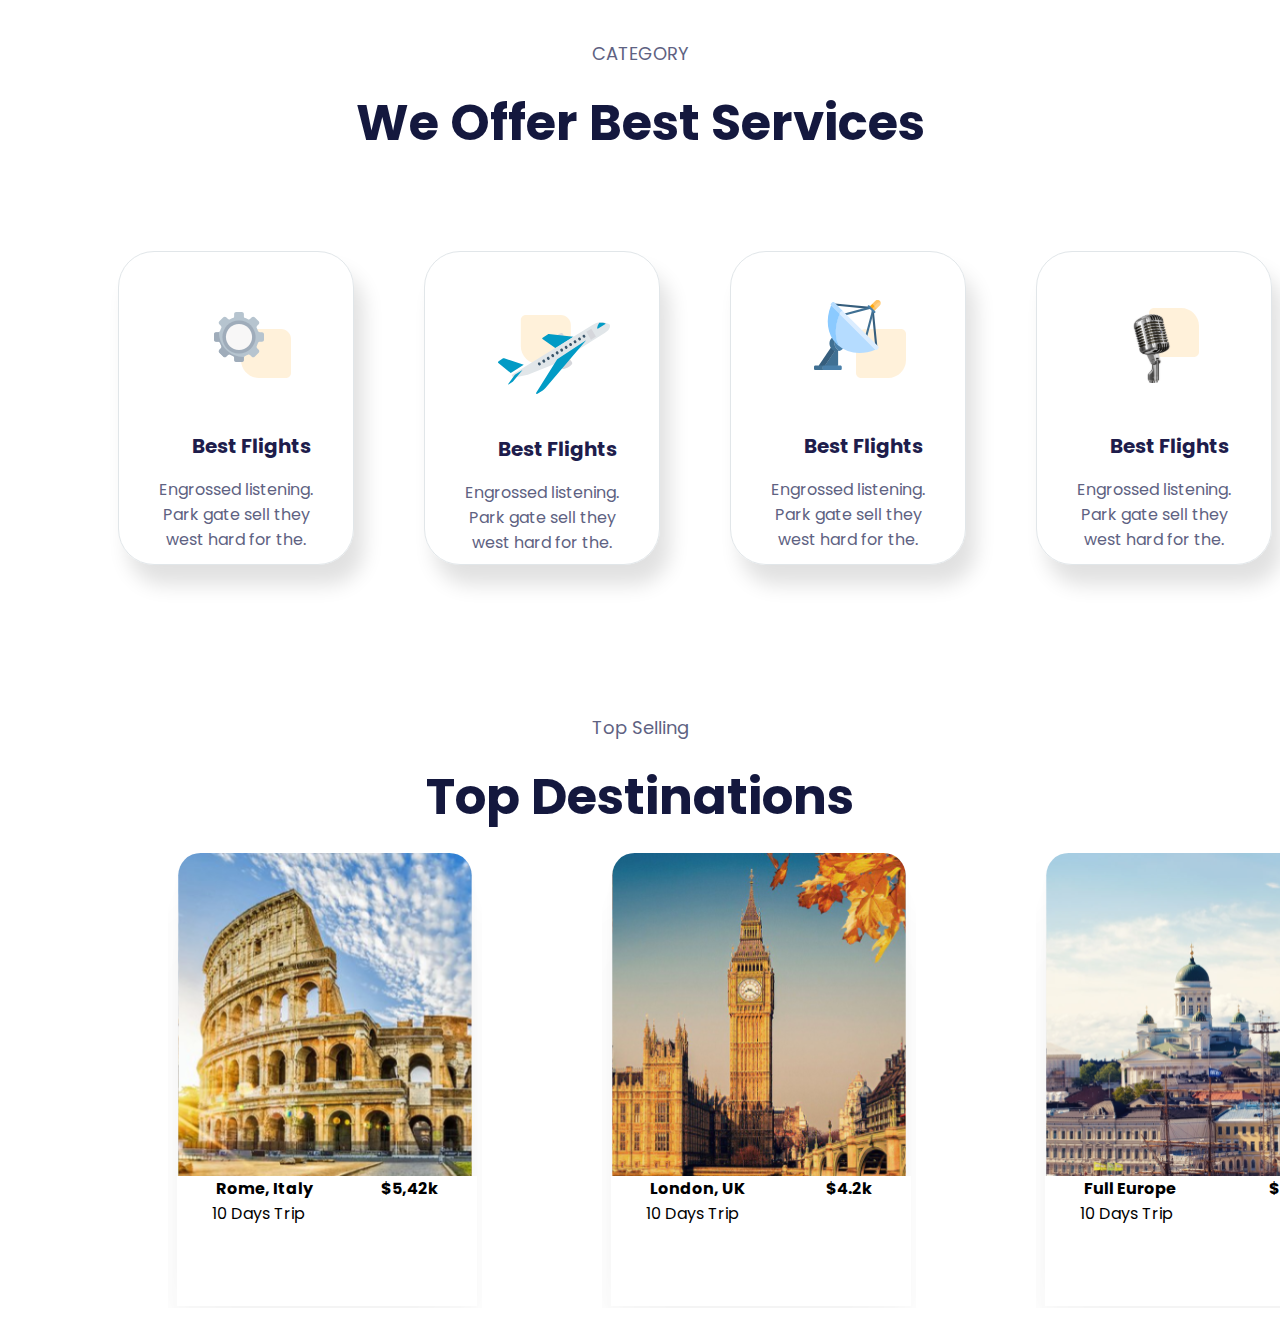
<file: index.html>
<!DOCTYPE html>
<html lang="en">
<head>
    <meta charset="UTF-8">
    <meta name="viewport" content="width=device-width, initial-scale=1.0">
    <title>Document</title>
    <link rel="preconnect" href="https://fonts.googleapis.com">
    <link rel="preconnect" href="https://fonts.gstatic.com" crossorigin>
    <link href="https://fonts.googleapis.com/css2?family=Poppins:ital,wght@0,100;0,200;0,300;0,400;0,500;0,600;0,700;0,800;0,900;1,100;1,200;1,300;1,400;1,500;1,600;1,700;1,800;1,900&display=swap" rel="stylesheet">
    <link rel="stylesheet" href="https://cdnjs.cloudflare.com/ajax/libs/font-awesome/6.6.0/css/all.min.css" integrity="sha512-Kc323vGBEqzTmouAECnVceyQqyqdsSiqLQISBL29aUW4U/M7pSPA/gEUZQqv1cwx4OnYxTxve5UMg5GT6L4JJg==" crossorigin="anonymous" referrerpolicy="no-referrer" />
    <link rel="stylesheet" href="./styles/main.css">
</head>
<body>
    <div class="title">
        <p class="first-title">CATEGORY</p>
        <h2 class="second-title">We Offer Best Services</h2>
    </div>
    <ul class="wrapper">
        <li class="card">
            <img src="../images/Group 1.svg" alt="" class="card-image-first"><br>
            <strong class="card-title-one">Best Flights</strong>
            <p class="card-information">Engrossed listening. <br> Park gate sell they <br> west hard for the.</p>
        </li>
        <li class="card">
            <img src="../images/Group 2.svg" alt="" class="card-image-second"><br>
            <strong class="card-title-one">Best Flights</strong>
            <p class="card-information">Engrossed listening. <br> Park gate sell they <br> west hard for the.</p>
        </li>
        <li class="card">
            <img src="../images/Group 3.svg" alt="" class="card-image-third"><br>
            <strong class="card-title-one">Best Flights</strong>
            <p class="card-information">Engrossed listening. <br> Park gate sell they <br> west hard for the.</p>
        </li>
        <li class="card">
            <img src="../images/Group 4.svg" alt="" class="card-image-forth"><br>
            <strong class="card-title-one">Best Flights</strong>
            <p class="card-information">Engrossed listening. <br> Park gate sell they <br> west hard for the.</p>
        </li>
    </ul>
    <div class="title-two"></div>
        <p class="third-title">Top Selling</p>
        <h2 class="forth-title">Top Destinations</h2>
    </div>
    <ul class="second-wrapper">
        <li class="first-card">
            <br><br><br><br><br><br><br><br><br><br><br><br><br>   
            <div class="box-wrapper">
                <div class="box">
                    <strong>Rome, Italy</strong>
                    <strong>$5,42k</strong>
                </div>
                <i class="fa-solid fa-location-arrow"></i>
                <p class="omg">10 Days Trip</p>
            </div>
        </li>
        <li class="second-card">
            <br><br><br><br><br><br><br><br><br><br><br><br><br>   
            <div class="box-wrapper">
                <div class="box">
                    <strong>London, UK</strong>
                    <strong>$4.2k</strong>
                </div>
                <i class="fa-solid fa-location-arrow"></i>
                <p class="omg">10 Days Trip</p>
            </div>
        </li>
        <li class="third-card">
            <br><br><br><br><br><br><br><br><br><br><br><br><br>   
            <div class="box-wrapper">
                <div class="box">
                    <strong>Full Europe</strong>
                    <strong>$15k</strong>
                </div>
                <i class="fa-solid fa-location-arrow"></i>
                <p class="omg">10 Days Trip</p>
            </div>
        </li>
    </ul>
</body>
</html>
</file>
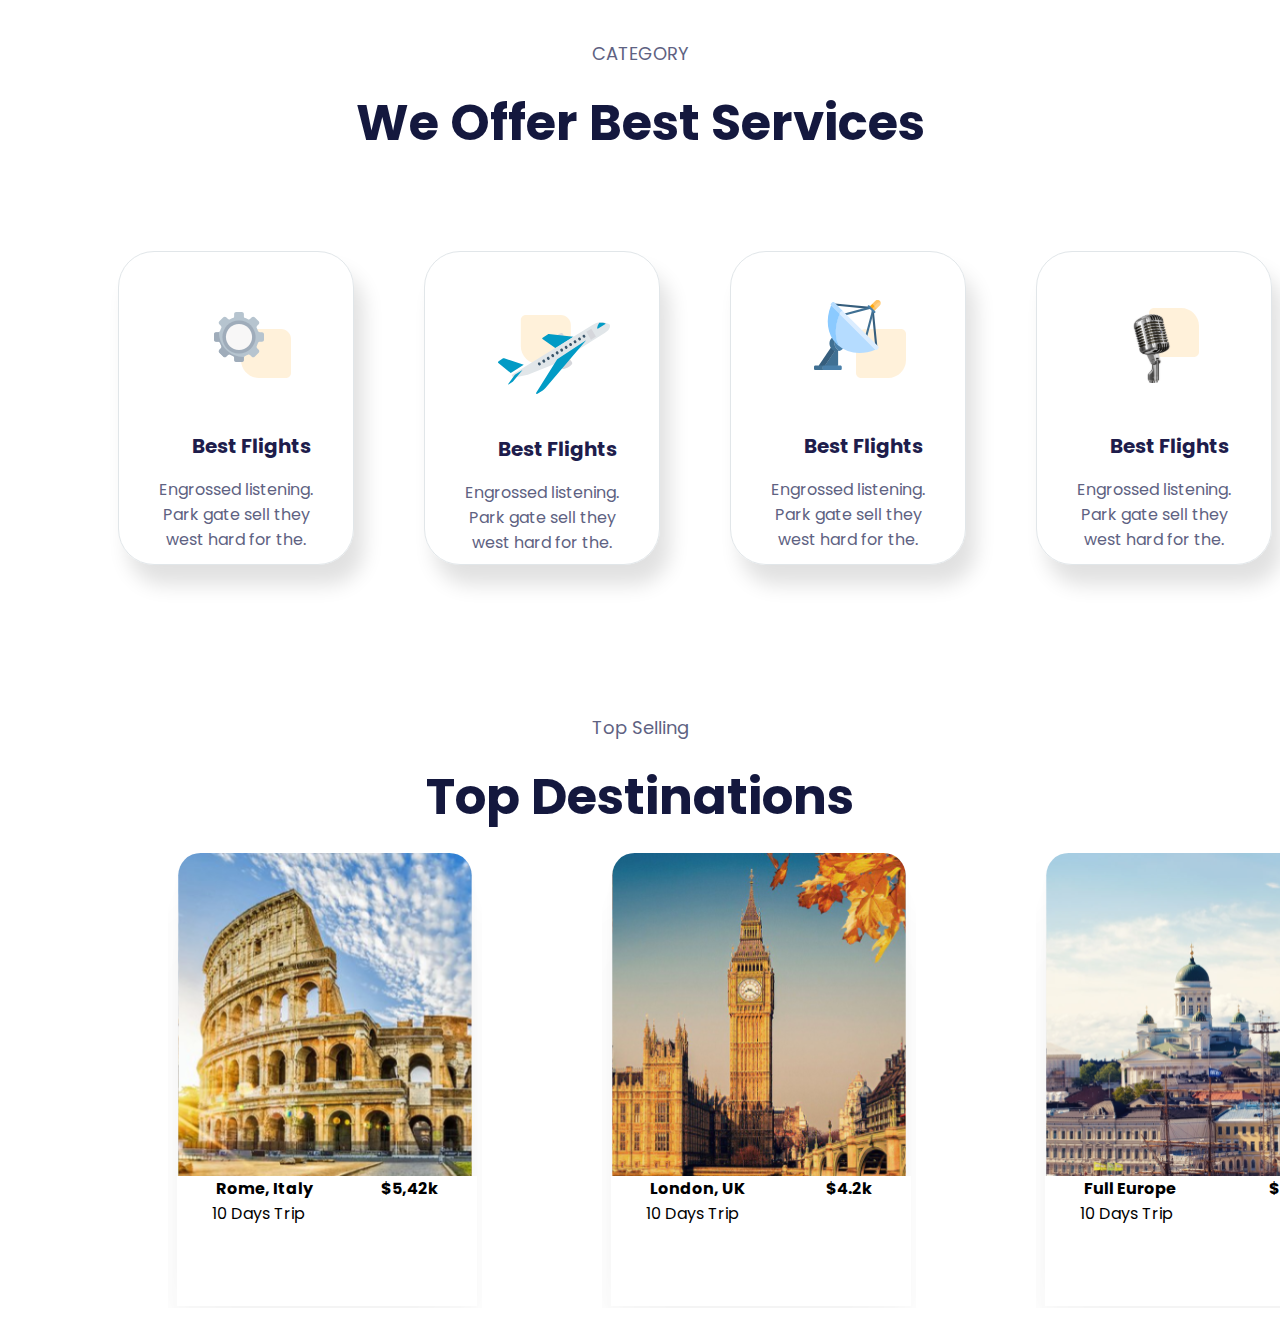
<file: class/index.html>
<!DOCTYPE html>
<html lang="en">
<head>
    <meta charset="UTF-8">
    <meta name="viewport" content="width=device-width, initial-scale=1.0">
    <title>Document</title>
    <link rel="preconnect" href="https://fonts.googleapis.com">
    <link rel="preconnect" href="https://fonts.gstatic.com" crossorigin>
    <link href="https://fonts.googleapis.com/css2?family=Poppins:ital,wght@0,100;0,200;0,300;0,400;0,500;0,600;0,700;0,800;0,900;1,100;1,200;1,300;1,400;1,500;1,600;1,700;1,800;1,900&display=swap" rel="stylesheet">
    <link rel="stylesheet" href="https://cdnjs.cloudflare.com/ajax/libs/font-awesome/6.6.0/css/all.min.css" integrity="sha512-Kc323vGBEqzTmouAECnVceyQqyqdsSiqLQISBL29aUW4U/M7pSPA/gEUZQqv1cwx4OnYxTxve5UMg5GT6L4JJg==" crossorigin="anonymous" referrerpolicy="no-referrer" />
    <link rel="stylesheet" href="./main.css">
</head>
<body>
    <div class="title">
        <p class="first-title">CATEGORY</p>
        <h2 class="second-title">We Offer Best Services</h2>
    </div>
    <ul class="wrapper">
        <li class="card">
            <img src="../images/Group 1.svg" alt="" class="card-image-first"><br>
            <strong class="card-title-one">Best Flights</strong>
            <p class="card-information">Engrossed listening. <br> Park gate sell they <br> west hard for the.</p>
        </li>
        <li class="card">
            <img src="../images/Group 2.svg" alt="" class="card-image-second"><br>
            <strong class="card-title-one">Best Flights</strong>
            <p class="card-information">Engrossed listening. <br> Park gate sell they <br> west hard for the.</p>
        </li>
        <li class="card">
            <img src="../images/Group 3.svg" alt="" class="card-image-third"><br>
            <strong class="card-title-one">Best Flights</strong>
            <p class="card-information">Engrossed listening. <br> Park gate sell they <br> west hard for the.</p>
        </li>
        <li class="card">
            <img src="../images/Group 4.svg" alt="" class="card-image-forth"><br>
            <strong class="card-title-one">Best Flights</strong>
            <p class="card-information">Engrossed listening. <br> Park gate sell they <br> west hard for the.</p>
        </li>
    </ul>
    <div class="title-two"></div>
        <p class="third-title">Top Selling</p>
        <h2 class="forth-title">Top Destinations</h2>
    </div>
    <ul class="second-wrapper">
        <li class="first-card">
            <br><br><br><br><br><br><br><br><br><br><br><br><br>   
            <div class="box-wrapper">
                <div class="box">
                    <strong>Rome, Italy</strong>
                    <strong>$5,42k</strong>
                </div>
                <i class="fa-solid fa-location-arrow"></i>
                <p class="omg">10 Days Trip</p>
            </div>
        </li>
        <li class="second-card">
            <br><br><br><br><br><br><br><br><br><br><br><br><br>   
            <div class="box-wrapper">
                <div class="box">
                    <strong>London, UK</strong>
                    <strong>$4.2k</strong>
                </div>
                <i class="fa-solid fa-location-arrow"></i>
                <p class="omg">10 Days Trip</p>
            </div>
        </li>
        <li class="third-card">
            <br><br><br><br><br><br><br><br><br><br><br><br><br>   
            <div class="box-wrapper">
                <div class="box">
                    <strong>Full Europe</strong>
                    <strong>$15k</strong>
                </div>
                <i class="fa-solid fa-location-arrow"></i>
                <p class="omg">10 Days Trip</p>
            </div>
        </li>
    </ul>
</body>
</html>
</file>
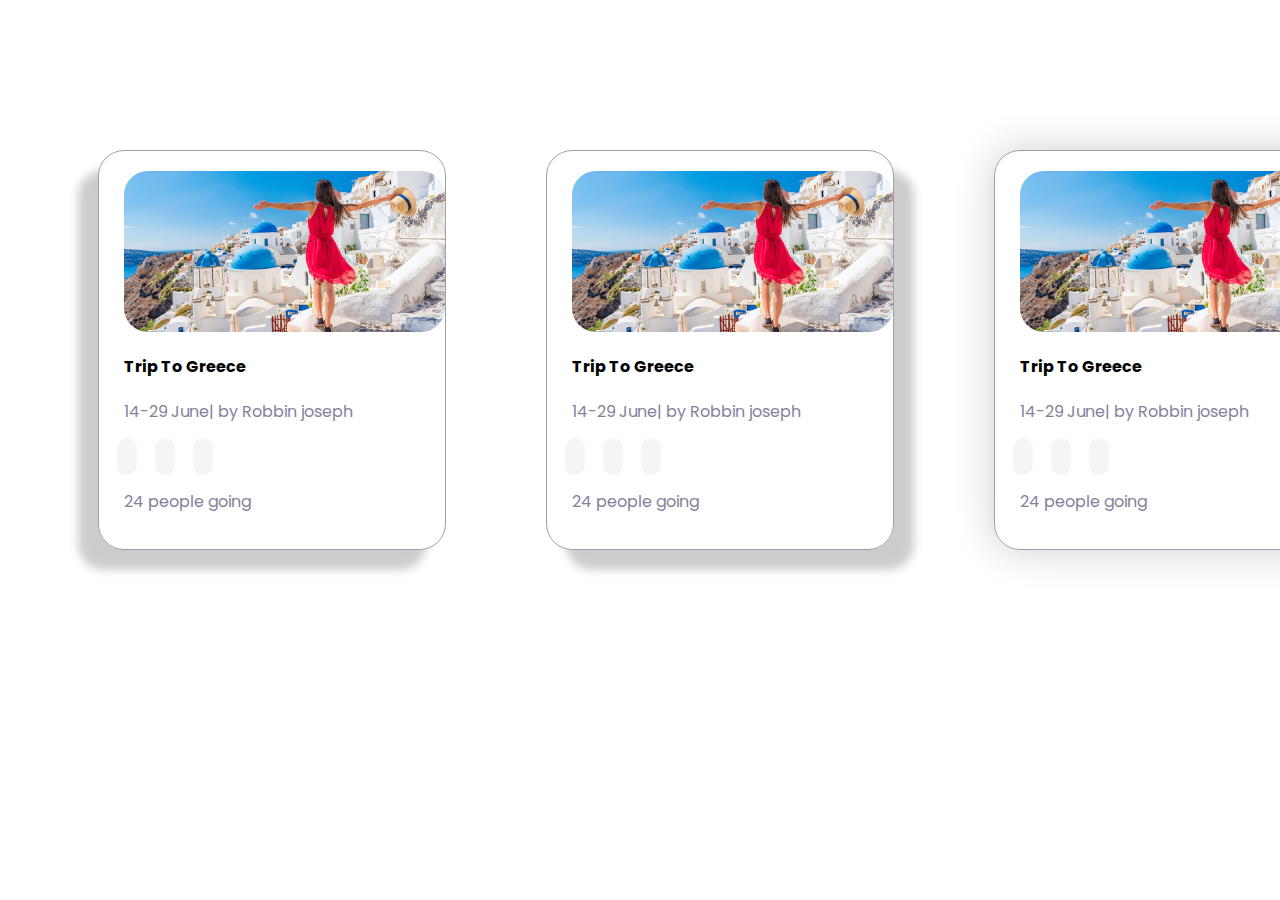
<file: home/home.html>
<!DOCTYPE html>
<html lang="en">
<head>
    <meta charset="UTF-8">
    <meta name="viewport" content="width=device-width, initial-scale=1.0">
    <title>Document</title>
    <link rel="preconnect" href="https://fonts.googleapis.com">
    <link rel="preconnect" href="https://fonts.gstatic.com" crossorigin>
    <link href="https://fonts.googleapis.com/css2?family=Poppins:ital,wght@0,100;0,200;0,300;0,400;0,500;0,600;0,700;0,800;0,900;1,100;1,200;1,300;1,400;1,500;1,600;1,700;1,800;1,900&display=swap" rel="stylesheet">
    <link rel="stylesheet" href="https://cdnjs.cloudflare.com/ajax/libs/font-awesome/6.6.0/css/all.min.css" integrity="sha512-Kc323vGBEqzTmouAECnVceyQqyqdsSiqLQISBL29aUW4U/M7pSPA/gEUZQqv1cwx4OnYxTxve5UMg5GT6L4JJg==" crossorigin="anonymous" referrerpolicy="no-referrer" />
    <link rel="stylesheet" href="../styles/home.css"
</head>
<body>
    <ul class="wrapper">
        <li class="first-card">
            <img src="../images/img.svg" alt="" class="card-image">
            <strong>Trip To Greece</strong>
            <p>14-29 June|  by Robbin joseph</p>
            <a href=""><i class="fa-solid fa-leaf"></i></a>
            <a href=""><i class="fa-regular fa-map"></i></a>
            <a href=""><i class="fa-solid fa-paper-plane"></i></a>
            <p>24 people going</p>
        </li>
        <li class="second-card">
            <img src="../images/img.svg" alt="" class="card-image">
            <strong>Trip To Greece</strong>
            <p>14-29 June|  by Robbin joseph</p>
            <a href=""><i class="fa-solid fa-leaf"></i></a>
            <a href=""><i class="fa-regular fa-map"></i></a>
            <a href=""><i class="fa-solid fa-paper-plane"></i></a>
            <p>24 people going</p>
        </li>
        <li class="third-card">
            <img src="../images/img.svg" alt="" class="card-image">
            <strong>Trip To Greece</strong>
            <p>14-29 June|  by Robbin joseph</p>
            <a href=""><i class="fa-solid fa-leaf"></i></a>
            <a href=""><i class="fa-regular fa-map"></i></a>
            <a href=""><i class="fa-solid fa-paper-plane"></i></a>
            <p>24 people going</p>
        </li>
    </ul>
</body>
</html>
</file>
<file: styles/main.css>
* {
    box-sizing: border-box;
}

body {
    font-family: "Poppins", sans-serif;
}

.first-title {
    text-align: center;
    margin-top: 40px;
    font-size: 18px;
    font-weight: 600px;
    color: #5E6282;
}

.second-title {
    text-align: center;
    margin-block: 0;
    display: block;
    font-size: 50px;
    font-weight: 700px;
    color: #14183E;
}

.wrapper {
    display: flex;
}

.card {
    width: 267px;
    height: 314px;
    margin-left: 70px;
    margin-top: 74px;
    list-style-type: none;
    border: 1px solid #E1E6E9;
    border-radius: 36px;
    box-shadow: 10px 20px 20px #0000001F;
}


.card-image-first {
    margin-left: 95px;
    margin-top: 60px;
    margin-bottom: 46px;
}

.card-image-second {
    margin-left: 48px;
    margin-top: 21px;
}

.card-image-third {
    margin-left: 83px;
    margin-top: 48px;
    margin-bottom: 46px;
}

.card-image-forth {
    margin-left: 95px;
    margin-top: 56px;
    margin-bottom: 41px;
}

.card-title-one {
    margin-left: 73px;
    color: #1E1D4C;
    font-size: 20px;
    font-weight: 600px;
}

.card-information {
    text-align: center;
    color: #5E6282;
    font-size: 16px;
    font-weight: 400px;
}

.title-two {
    margin-top: 149px;
}

.third-title {
    text-align: center;
    margin-top: 40px;
    font-size: 18px;
    font-weight: 600px;
    color: #5E6282;
}

.forth-title {
    text-align: center;
    margin-block: 0;
    display: block;
    font-size: 50px;
    font-weight: 700px;
    color: #14183E;
}

.first-card {
    width: 314px;
    height: 457px;
    margin-left: 120px;
    list-style-type: none;
    background-image: url("../images/Rectangle\ 1.svg");
    background-repeat: no-repeat;
    background-position: center;
    background-size: cover;
}

.second-card {
    width: 314px;
    height: 457px;
    margin-left: 120px;
    list-style-type: none;
    background-image: url("../images/Rectangle\ 2.svg");
    background-repeat: no-repeat;
    background-position: center;
    background-size: cover;
}

.third-card {
    width: 314px;
    height: 457px;
    margin-left: 120px;
    list-style-type: none;
    background-image: url("../images/Rectangle\ 3.svg");
    background-repeat: no-repeat;
    background-position: center;
    background-size: cover;
}

.second-wrapper {
    display: flex;
}

.box {
    display: flex;
    margin-inline: 9px;
    padding-inline: 15px;
    background-color: #ffffff;
    justify-content: space-between;
}

.box-wrapper {
    width: 300px;
    height: 130px;
    margin-inline: 9px;
    padding-inline: 15px;
    background-color: #ffffff;
}

i {
    margin-left: 20px;
}

.omg {
    display: inline;
    margin-top: 30px;
}
</file>
<file: class/main.css>
* {
    box-sizing: border-box;
}

body {
    font-family: "Poppins", sans-serif;
}

.first-title {
    text-align: center;
    margin-top: 40px;
    font-size: 18px;
    font-weight: 600px;
    color: #5E6282;
}

.second-title {
    text-align: center;
    margin-block: 0;
    display: block;
    font-size: 50px;
    font-weight: 700px;
    color: #14183E;
}

.wrapper {
    display: flex;
}

.card {
    width: 267px;
    height: 314px;
    margin-left: 70px;
    margin-top: 74px;
    list-style-type: none;
    border: 1px solid #E1E6E9;
    border-radius: 36px;
    box-shadow: 10px 20px 20px #0000001F;
}


.card-image-first {
    margin-left: 95px;
    margin-top: 60px;
    margin-bottom: 46px;
}

.card-image-second {
    margin-left: 48px;
    margin-top: 21px;
}

.card-image-third {
    margin-left: 83px;
    margin-top: 48px;
    margin-bottom: 46px;
}

.card-image-forth {
    margin-left: 95px;
    margin-top: 56px;
    margin-bottom: 41px;
}

.card-title-one {
    margin-left: 73px;
    color: #1E1D4C;
    font-size: 20px;
    font-weight: 600px;
}

.card-information {
    text-align: center;
    color: #5E6282;
    font-size: 16px;
    font-weight: 400px;
}

.title-two {
    margin-top: 149px;
}

.third-title {
    text-align: center;
    margin-top: 40px;
    font-size: 18px;
    font-weight: 600px;
    color: #5E6282;
}

.forth-title {
    text-align: center;
    margin-block: 0;
    display: block;
    font-size: 50px;
    font-weight: 700px;
    color: #14183E;
}

.first-card {
    width: 314px;
    height: 457px;
    margin-left: 120px;
    list-style-type: none;
    background-image: url("../images/Rectangle\ 1.svg");
    background-repeat: no-repeat;
    background-position: center;
    background-size: cover;
}

.second-card {
    width: 314px;
    height: 457px;
    margin-left: 120px;
    list-style-type: none;
    background-image: url("../images/Rectangle\ 2.svg");
    background-repeat: no-repeat;
    background-position: center;
    background-size: cover;
}

.third-card {
    width: 314px;
    height: 457px;
    margin-left: 120px;
    list-style-type: none;
    background-image: url("../images/Rectangle\ 3.svg");
    background-repeat: no-repeat;
    background-position: center;
    background-size: cover;
}

.second-wrapper {
    display: flex;
}

.box {
    display: flex;
    margin-inline: 9px;
    padding-inline: 15px;
    background-color: #ffffff;
    justify-content: space-between;
}

.box-wrapper {
    width: 300px;
    height: 130px;
    margin-inline: 9px;
    padding-inline: 15px;
    background-color: #ffffff;
}

i {
    margin-left: 20px;
}

.omg {
    display: inline;
    margin-top: 30px;
}
</file>
<file: styles/home.css>
* {
    box-sizing: border-box;
}

body {
    font-family: "Poppins", sans-serif;
}

.wrapper {
    display: flex;
    margin-top: 150px;
}

.first-card {
    margin-left: 50px;
    width: 370px;
    height: 400px;
    list-style-type: none;
    border: 1px solid #9CA0B0;
    border-radius: 26px;
    box-shadow: -20px 20px 10px #00000033;
}

.second-card {
    margin-left: 100px;
    width: 370px;
    height: 400px;
    list-style-type: none;
    border: 1px solid #9CA0B0;
    border-radius: 26px;
    box-shadow: 20px 20px 10px #00000033;
}

.third-card {
    margin-left: 100px;
    width: 370px;
    height: 400px;
    list-style-type: none;
    border: 1px solid #9CA0B0;
    border-radius: 26px;
    box-shadow: 0px 0px 40px #00000033;
}

.card-image {
    margin-top: 20px;
    margin-left: 25px;
    margin-bottom: 15px;
}

strong {
    margin-left: 25px;
}

p {
    margin-top: 20px;
    margin-bottom: 20px;
    margin-left: 25px;
    color: #84829A;
}

a {
    width: 36px;
    height: 36px;
    border-radius: 50px;
    margin-left: 18px;
    padding-block: 7px;
    padding-inline: 10px;
    background-color: #f5f5f5;
    color: #b2b2b2;
}
</file>
